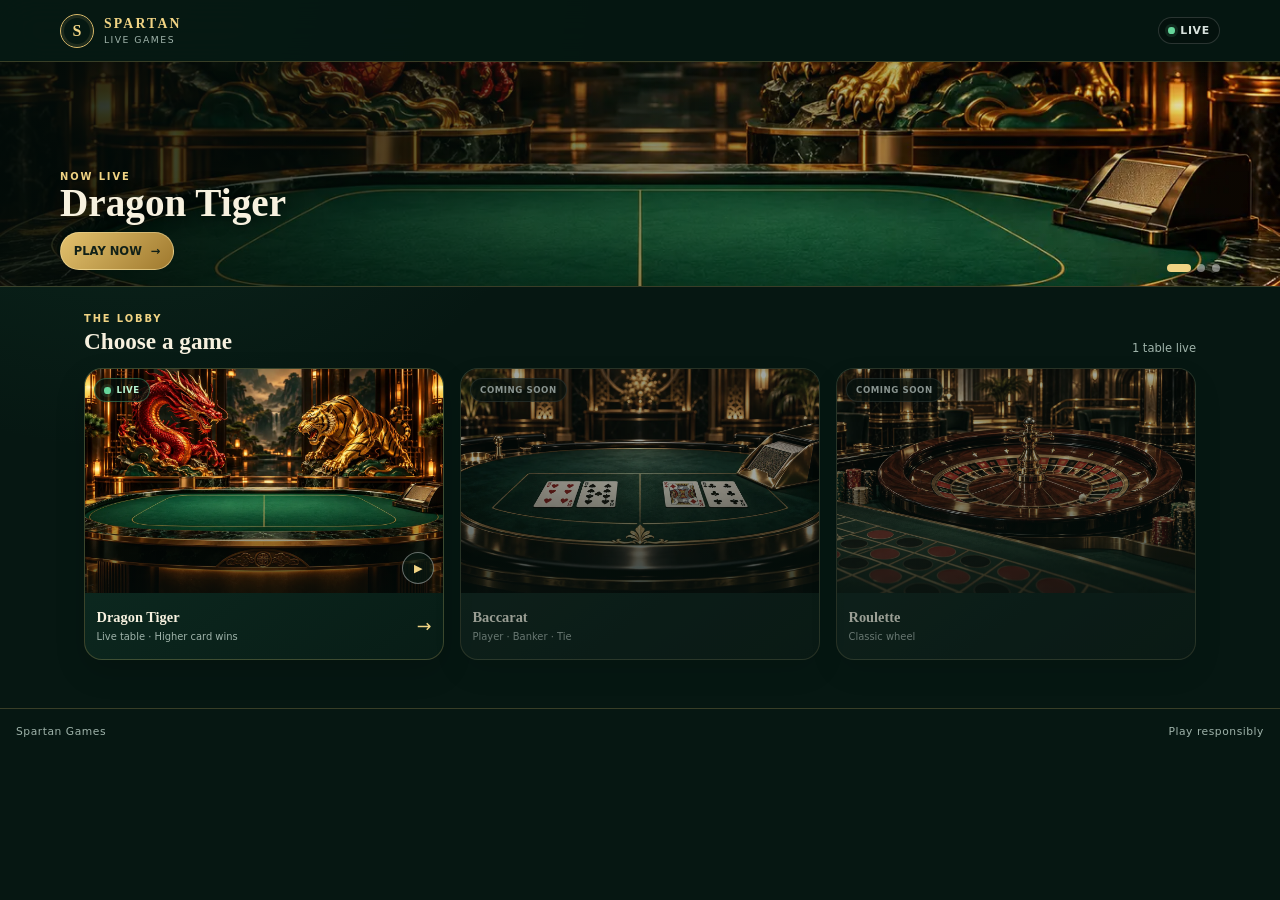
<file: index.html>
<!doctype html>
<html lang="en">
  <head>
    <meta charset="UTF-8" />
    <meta name="viewport" content="width=device-width, initial-scale=1, viewport-fit=cover" />
    <meta name="theme-color" content="#071d17" />
    <meta
      name="description"
      content="A mobile-first lobby for live table games by Spartan Games."
    />
    <title>Spartan Live Games</title>
    <link rel="preload" href="assets/images/dragon-tiger.webp" as="image" />
    <link rel="stylesheet" href="styles.css" />
    <script src="app.js" defer></script>
  </head>
  <body>
    <a class="skip-link" href="#games">Skip to games</a>

    <header class="topbar">
      <a class="brand" href="./" aria-label="Spartan Live Games home">
        <span class="brand-mark" aria-hidden="true">S</span>
        <span>
          <strong>SPARTAN</strong>
          <small>LIVE GAMES</small>
        </span>
      </a>
      <span class="live-pill"><i aria-hidden="true"></i> Live</span>
    </header>

    <main>
      <section class="hero" aria-roledescription="carousel" aria-label="Featured games">
        <div class="hero-track">
          <article class="hero-slide is-active" data-slide="0" aria-hidden="false">
            <img src="assets/images/dragon-tiger.webp" alt="Dragon and tiger statues overlooking a green gaming table" />
            <div class="hero-shade"></div>
            <div class="hero-copy">
              <span class="eyebrow">Now live</span>
              <h1>Dragon Tiger</h1>
              <a class="hero-cta" href="games/dragon-tiger/">
                Play now <span aria-hidden="true">→</span>
              </a>
            </div>
          </article>

          <article class="hero-slide" data-slide="1" aria-hidden="true">
            <img src="assets/images/baccarat.webp" alt="Baccarat cards laid on an emerald table" loading="lazy" />
            <div class="hero-shade"></div>
            <div class="hero-copy">
              <span class="eyebrow">Coming soon</span>
              <h2>Baccarat</h2>
            </div>
          </article>

          <article class="hero-slide" data-slide="2" aria-hidden="true">
            <img src="assets/images/roulette.webp" alt="Polished roulette wheel in a luxury gaming room" loading="lazy" />
            <div class="hero-shade"></div>
            <div class="hero-copy">
              <span class="eyebrow">Coming soon</span>
              <h2>Roulette</h2>
            </div>
          </article>
        </div>

        <div class="carousel-controls" aria-label="Choose featured game">
          <button class="dot is-active" type="button" data-go-to="0" aria-label="Show Dragon Tiger" aria-current="true"></button>
          <button class="dot" type="button" data-go-to="1" aria-label="Show Baccarat"></button>
          <button class="dot" type="button" data-go-to="2" aria-label="Show Roulette"></button>
        </div>
      </section>

      <section class="games" id="games" aria-labelledby="games-title">
        <div class="section-heading">
          <div>
            <p class="eyebrow">The lobby</p>
            <h2 id="games-title">Choose a game</h2>
          </div>
          <span class="table-count">1 table live</span>
        </div>

        <div class="game-grid">
          <a class="game-card" href="games/dragon-tiger/">
            <span class="game-art">
              <img src="assets/images/dragon-tiger.webp" alt="" />
              <span class="status status-live"><i aria-hidden="true"></i> Live</span>
              <span class="play-button" aria-hidden="true">▶</span>
            </span>
            <span class="game-info">
              <span>
                <strong>Dragon Tiger</strong>
                <small>Live table · Higher card wins</small>
              </span>
              <span class="arrow" aria-hidden="true">→</span>
            </span>
          </a>

          <article class="game-card is-locked" aria-label="Baccarat, coming soon">
            <span class="game-art">
              <img src="assets/images/baccarat.webp" alt="" loading="lazy" />
              <span class="status">Coming soon</span>
            </span>
            <span class="game-info">
              <span>
                <strong>Baccarat</strong>
                <small>Player · Banker · Tie</small>
              </span>
            </span>
          </article>

          <article class="game-card is-locked" aria-label="Roulette, coming soon">
            <span class="game-art">
              <img src="assets/images/roulette.webp" alt="" loading="lazy" />
              <span class="status">Coming soon</span>
            </span>
            <span class="game-info">
              <span>
                <strong>Roulette</strong>
                <small>Classic wheel</small>
              </span>
            </span>
          </article>
        </div>
      </section>
    </main>

    <footer>
      <span>Spartan Games</span>
      <span>Play responsibly</span>
    </footer>
  </body>
</html>
</file>
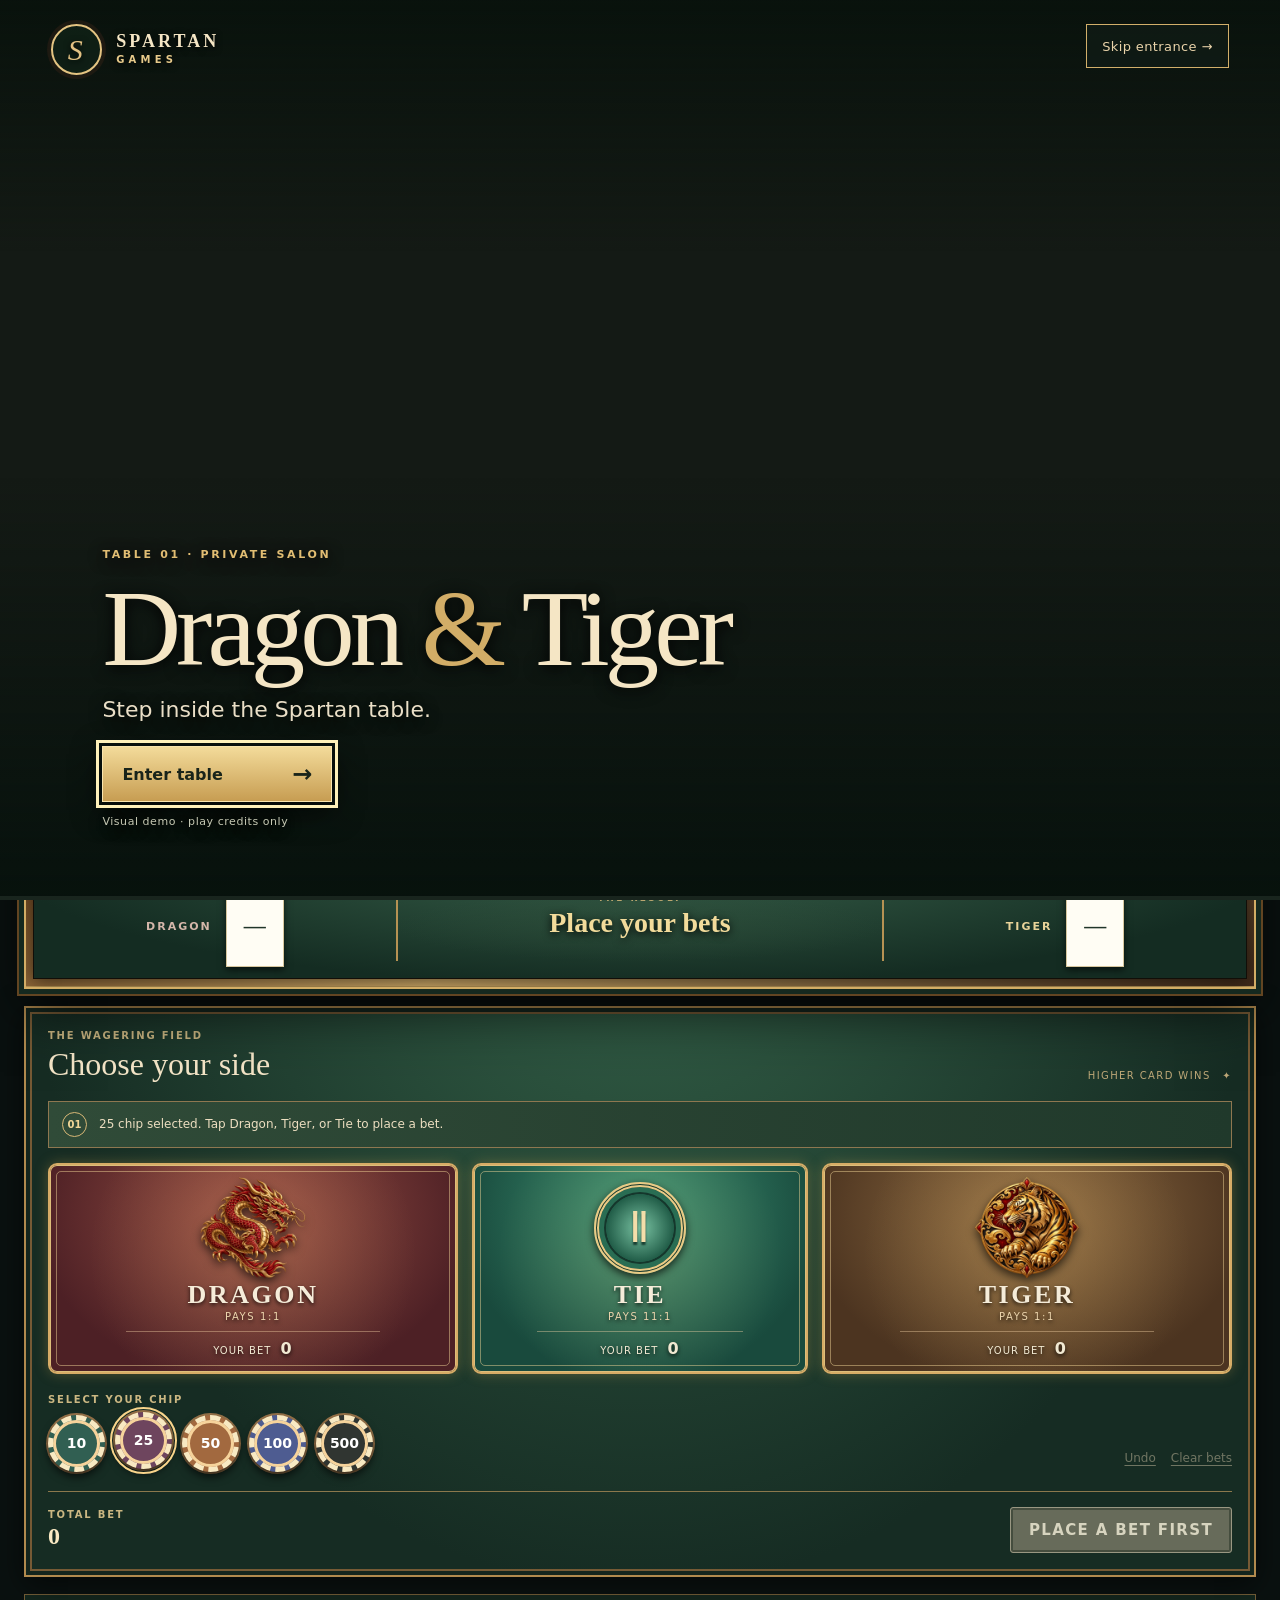
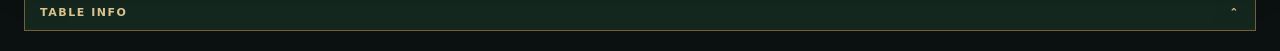
<file: games/dragon-tiger/index.html>
<!doctype html>
<html lang="en"><head><meta charset="utf-8"><meta name="viewport" content="width=device-width,initial-scale=1">
<title>Dragon Tiger | Spartan Games</title><link rel="stylesheet" href="style.css"></head>
<body><div id="casino-entry" class="casino-entry" role="dialog" aria-modal="true" aria-labelledby="entry-title">
  <picture class="entry-media"><source media="(max-width: 760px)" srcset="assets/entry-salon-mobile.webp"><img id="entry-art" class="entry-art" src="assets/entry-salon.webp" alt="" fetchpriority="high" decoding="async"></picture><div class="entry-vignette" aria-hidden="true"></div><img id="entry-handoff" class="entry-handoff" src="assets/dealer-poster.jpg" alt="" aria-hidden="true">
  <div class="entry-chrome"><div class="entry-brand"><span class="entry-seal">S</span><span>SPARTAN<br><small>GAMES</small></span></div><button id="entry-skip" type="button" class="entry-skip">Skip entrance →</button></div>
  <div class="entry-welcome"><span class="entry-overline">TABLE 01 · PRIVATE SALON</span><h2 id="entry-title">Dragon <em>&amp;</em> Tiger</h2><p>Step inside the Spartan table.</p><button id="entry-start" type="button" class="entry-start">Enter table <span>→</span></button><span class="entry-note">Visual demo · play credits only</span></div>
  <div class="entry-progress" aria-hidden="true"><span id="entry-progress-fill"></span></div>
</div><dialog id="ftue" class="ftue" aria-labelledby="ftue-title"><span class="eyebrow">WELCOME TO TABLE 01</span><h2 id="ftue-title">Your first round</h2><p>Two cards. One winning side. Follow these three moves to play with demo credits.</p><ol><li><b>Choose a chip</b><span>The 25 credit chip is selected for you. Change it any time.</span></li><li><b>Place a bet</b><span>Tap Dragon, Tiger, or Tie. The higher card wins; matching ranks tie.</span></li><li><b>Deal the cards</b><span>Deal unlocks after a bet. Watch both cards, then see the result and payout.</span></li></ol><p class="ftue-rules">Ace is low · King is high · Dragon/Tiger pays 1:1 · Tie pays 11:1</p><button id="ftue-start" class="ftue-start" type="button">Show me the betting table <span>→</span></button></dialog><main class="shell">
  <header class="topbar">
    <div class="identity"><a class="lobby-back" href="../../" aria-label="Return to games lobby">‹</a><span class="brand-seal" aria-hidden="true">S</span><span class="brand-copy"><b>SPARTAN</b><small>GAMES</small></span><span class="header-rule"></span><span class="game-name">DRAGON <i>✦</i> TIGER</span></div>
    <div class="top-meta"><span class="round-number">ROUND <b id="round">001</b></span><span class="header-balance"><small>DEMO BALANCE</small><b id="balance">1,000</b></span><button id="voice-toggle" class="sound-toggle" type="button" aria-pressed="false" aria-label="Turn sound on"><span aria-hidden="true">◖))</span><small>SOUND</small></button></div>
  </header>
  <section class="table" aria-label="Dragon Tiger game table">
    <div class="table-head"><div class="table-heading"><span class="table-kicker">SPARTAN GAMES <i>◆</i> TABLE 01</span><h1>Dragon <em>&amp;</em> Tiger</h1></div><div id="phase" class="phase">BETS OPEN</div></div>
    <div class="video-wrap"><div class="video-frame"><div class="video-media"><video id="dealer" src="assets/dealer.mp4" poster="assets/dealer-poster.jpg" preload="auto" playsinline muted aria-label="Dealer draws and turns one card for Dragon, then one for Tiger"></video>
      <div class="face-overlay" aria-hidden="true"><span id="dragon-mark" class="tracked-card"><span id="dragon-ink" class="card-sprite"></span></span><span id="tiger-mark" class="tracked-card"><span id="tiger-ink" class="card-sprite"></span></span></div>
      <span class="video-caption">TABLE 01 <i>✦</i> SHOE RIGHT</span></div>
      <div class="hands" aria-live="polite" aria-atomic="true"><div class="hand dragon-hand"><span class="hand-label">DRAGON</span><span id="dragon-card" class="hand-card">—</span></div><div class="result-medallion"><span class="result-rule">THE RESULT</span><div id="result" class="outcome">Place your bets</div><div id="result-payout" class="result-payout"></div></div><div class="hand tiger-hand"><span class="hand-label">TIGER</span><span id="tiger-card" class="hand-card">—</span></div></div>
    </div></div>
  </section>
  <section class="lower"><div class="bet-panel"><div class="panel-heading"><div><span class="eyebrow">THE WAGERING FIELD</span><h2>Choose your side</h2></div><span class="rule-hint">HIGHER CARD WINS <i>✦</i></span></div><div id="bet-guidance" class="bet-guidance" role="status" aria-live="polite"><span class="guidance-number">01</span><span id="guidance-text">25 chip selected. Tap Dragon, Tiger, or Tie to place a bet.</span></div>
    <div class="spots"><button class="spot dragon" data-spot="dragon" type="button"><img class="spot-art" src="assets/dragon-crest.webp" alt=""><span class="spot-title">DRAGON</span><span class="spot-odds">PAYS 1:1</span><span class="spot-stake">YOUR BET <b id="stake-dragon">0</b></span></button><button class="spot tie" data-spot="tie" type="button"><span class="tie-crest" aria-hidden="true"><span>Ⅱ</span></span><span class="spot-title">TIE</span><span class="spot-odds">PAYS 11:1</span><span class="spot-stake">YOUR BET <b id="stake-tie">0</b></span></button><button class="spot tiger" data-spot="tiger" type="button"><img class="spot-art" src="assets/tiger-crest.webp" alt=""><span class="spot-title">TIGER</span><span class="spot-odds">PAYS 1:1</span><span class="spot-stake">YOUR BET <b id="stake-tiger">0</b></span></button></div>
    <div class="bet-tools"><div><span class="eyebrow">SELECT YOUR CHIP</span><div id="chips" class="chips" role="group" aria-label="Choose chip value"></div></div><div class="bet-actions"><button id="undo" class="text-button" type="button">Undo</button><button id="clear" class="text-button" type="button">Clear bets</button></div></div>
    <div class="deal-bar"><div class="total-stack"><span class="eyebrow">TOTAL BET</span><strong id="total">0</strong></div><button id="deal" class="deal-button" type="button" disabled aria-describedby="guidance-text">Place a bet first</button></div>
  </div></section>
  <details class="game-drawer"><summary><span>Table info</span><span aria-hidden="true">⌃</span></summary><div class="drawer-content">
    <section class="voice-bar" aria-label="Table announcer controls"><div class="voice-copy"><span class="eyebrow">TABLE ANNOUNCER</span><p id="voice-line" aria-live="polite">Sound is off. Turn it on for round announcements.</p></div><div class="voice-actions"><button id="voice-repeat" type="button">Repeat result</button><button id="voice-mic" type="button" hidden>Speak</button></div></section>
    <aside class="side-panel"><div class="side-title"><span class="eyebrow">TABLE LEDGER</span><span class="side-ornament" aria-hidden="true">✦</span></div><div class="round-block"><span class="eyebrow">LAST ROUND</span><p id="message" role="status" aria-live="polite">Select a chip, place a bet, then deal.</p><p id="payout" class="payout"></p></div><div class="history"><span class="eyebrow">RECENT RESULTS</span><div id="history" class="history-list">No rounds yet</div></div><button id="reset" class="reset" type="button">Reset demo balance</button></aside>
    <details class="how-to"><summary>How to play &amp; voice commands</summary><p>Select a chip and tap Dragon, Tiger, or Tie. Tap Deal cards to lock bets. The higher card wins; matching ranks are a Tie. Sound uses local prerecorded game cues. Where speech input is supported, tap Speak and say “select 25”, “bet Dragon”, “deal”, “undo”, “clear bets”, “reset demo”, “help”, or “repeat”.</p></details>
    <footer><span>Dragon/Tiger 1:1 · Tie 11:1 · On a tie, half of Dragon/Tiger stakes is returned. Ace low, King high.</span><span>Visual demo · Play credits only · No live game service. <button id="replay-entry" type="button">Replay entrance</button></span></footer>
  </div></details>
</main><script type="module" src="app.mjs"></script><script type="module" src="entry.mjs"></script></body></html>
</file>
<file: styles.css>
:root {
  color-scheme: dark;
  --bg: #061712;
  --surface: #0b241c;
  --surface-2: #103126;
  --text: #f7f1df;
  --muted: #9fb3aa;
  --gold: #d7b86a;
  --gold-strong: #f1d484;
  --line: rgba(215, 184, 106, 0.24);
  --green: #66d69b;
  --radius: 18px;
}

* {
  box-sizing: border-box;
}

html {
  background: var(--bg);
  scroll-behavior: smooth;
}

body {
  min-width: 320px;
  min-height: 100svh;
  margin: 0;
  color: var(--text);
  background:
    radial-gradient(circle at 10% -5%, rgba(47, 126, 91, 0.22), transparent 31rem),
    var(--bg);
  font-family: Inter, ui-sans-serif, system-ui, -apple-system, BlinkMacSystemFont, "Segoe UI", sans-serif;
  -webkit-font-smoothing: antialiased;
}

a {
  color: inherit;
}

button,
a {
  -webkit-tap-highlight-color: transparent;
}

.skip-link {
  position: fixed;
  top: 0.5rem;
  left: 0.5rem;
  z-index: 20;
  padding: 0.65rem 0.9rem;
  border-radius: 0.6rem;
  background: var(--text);
  color: var(--bg);
  transform: translateY(-140%);
}

.skip-link:focus {
  transform: translateY(0);
}

.topbar {
  position: relative;
  z-index: 10;
  display: flex;
  min-height: 62px;
  align-items: center;
  justify-content: space-between;
  padding: max(0.65rem, env(safe-area-inset-top)) 1rem 0.65rem;
  border-bottom: 1px solid var(--line);
  background: rgba(6, 23, 18, 0.92);
  backdrop-filter: blur(18px);
}

.brand {
  display: inline-flex;
  align-items: center;
  gap: 0.62rem;
  text-decoration: none;
}

.brand-mark {
  display: grid;
  width: 34px;
  height: 34px;
  place-items: center;
  border: 1px solid var(--gold);
  border-radius: 50%;
  color: var(--gold-strong);
  font: 700 1rem Georgia, serif;
  box-shadow: inset 0 0 0 3px rgba(215, 184, 106, 0.12);
}

.brand strong,
.brand small {
  display: block;
  letter-spacing: 0.16em;
}

.brand strong {
  color: var(--gold-strong);
  font-family: Georgia, "Times New Roman", serif;
  font-size: 0.86rem;
}

.brand small {
  margin-top: 0.1rem;
  color: var(--muted);
  font-size: 0.58rem;
}

.live-pill,
.status {
  display: inline-flex;
  align-items: center;
  gap: 0.35rem;
  border: 1px solid rgba(255, 255, 255, 0.15);
  border-radius: 999px;
  background: rgba(5, 17, 13, 0.74);
  color: #d8e2dd;
  font-size: 0.68rem;
  font-weight: 750;
  letter-spacing: 0.06em;
  padding: 0.38rem 0.58rem;
  text-transform: uppercase;
}

.live-pill i,
.status-live i {
  width: 0.42rem;
  height: 0.42rem;
  border-radius: 50%;
  background: var(--green);
  box-shadow: 0 0 0 3px rgba(102, 214, 155, 0.12);
}

.hero {
  position: relative;
  height: 25vh;
  height: 25dvh;
  overflow: hidden;
  border-bottom: 1px solid var(--line);
  touch-action: pan-y;
}

.hero-track,
.hero-slide {
  position: absolute;
  inset: 0;
}

.hero-slide {
  visibility: hidden;
  opacity: 0;
  transition: opacity 420ms ease, visibility 420ms;
}

.hero-slide.is-active {
  visibility: visible;
  opacity: 1;
}

.hero-slide img {
  width: 100%;
  height: 100%;
  object-fit: cover;
  object-position: 50% 56%;
}

.hero-shade {
  position: absolute;
  inset: 0;
  background: linear-gradient(90deg, rgba(2, 12, 9, 0.88) 0%, rgba(2, 12, 9, 0.48) 50%, rgba(2, 12, 9, 0.05) 100%);
}

.hero-copy {
  position: absolute;
  inset: auto auto 1rem 1rem;
  max-width: 70%;
}

.eyebrow {
  margin: 0 0 0.3rem;
  color: var(--gold-strong);
  font-size: 0.62rem;
  font-weight: 800;
  letter-spacing: 0.19em;
  text-transform: uppercase;
}

.hero h1,
.hero h2 {
  margin: 0;
  font: 600 clamp(1.45rem, 7vw, 2.45rem)/0.95 Georgia, "Times New Roman", serif;
  text-shadow: 0 2px 18px rgba(0, 0, 0, 0.75);
}

.hero-cta {
  display: inline-flex;
  min-height: 38px;
  align-items: center;
  gap: 0.55rem;
  margin-top: 0.65rem;
  padding: 0.5rem 0.8rem;
  border: 1px solid rgba(255, 236, 174, 0.48);
  border-radius: 999px;
  background: linear-gradient(135deg, #e3c26e, #9f792e);
  color: #122118;
  font-size: 0.72rem;
  font-weight: 850;
  text-decoration: none;
  text-transform: uppercase;
}

.carousel-controls {
  position: absolute;
  right: 0.9rem;
  bottom: 0.85rem;
  z-index: 3;
  display: flex;
  gap: 0.42rem;
}

.dot {
  width: 8px;
  height: 8px;
  padding: 0;
  border: 0;
  border-radius: 50%;
  background: rgba(255, 255, 255, 0.45);
  cursor: pointer;
}

.dot.is-active {
  width: 24px;
  border-radius: 999px;
  background: var(--gold-strong);
}

.games {
  width: min(100%, 1160px);
  margin: 0 auto;
  padding: 1.2rem 0.9rem 2rem;
}

.section-heading {
  display: flex;
  align-items: end;
  justify-content: space-between;
  gap: 1rem;
  margin-bottom: 0.85rem;
}

.section-heading h2 {
  margin: 0;
  font: 600 1.45rem/1.1 Georgia, "Times New Roman", serif;
}

.table-count {
  flex: 0 0 auto;
  color: var(--muted);
  font-size: 0.72rem;
}

.game-grid {
  display: grid;
  grid-template-columns: repeat(2, minmax(0, 1fr));
  gap: 0.72rem;
}

.game-card {
  min-width: 0;
  overflow: hidden;
  border: 1px solid var(--line);
  border-radius: var(--radius);
  background: linear-gradient(145deg, rgba(16, 49, 38, 0.94), rgba(8, 29, 22, 0.94));
  box-shadow: 0 12px 30px rgba(0, 0, 0, 0.16);
  text-decoration: none;
}

a.game-card:active {
  transform: scale(0.985);
}

.game-art {
  position: relative;
  display: block;
  aspect-ratio: 1.22 / 1;
  overflow: hidden;
  background: #0c211a;
}

.game-art::after {
  position: absolute;
  inset: 0;
  background: linear-gradient(180deg, transparent 48%, rgba(3, 12, 9, 0.7));
  content: "";
}

.game-art img {
  width: 100%;
  height: 100%;
  object-fit: cover;
  transition: transform 300ms ease;
}

a.game-card:hover .game-art img,
a.game-card:focus-visible .game-art img {
  transform: scale(1.035);
}

.status {
  position: absolute;
  top: 0.55rem;
  left: 0.55rem;
  z-index: 2;
  font-size: 0.54rem;
}

.status-live {
  border-color: rgba(102, 214, 155, 0.35);
  color: #baf7d4;
}

.play-button {
  position: absolute;
  right: 0.55rem;
  bottom: 0.55rem;
  z-index: 2;
  display: grid;
  width: 32px;
  height: 32px;
  place-items: center;
  border: 1px solid rgba(255, 255, 255, 0.38);
  border-radius: 50%;
  background: rgba(7, 24, 18, 0.76);
  color: var(--gold-strong);
  font-size: 0.7rem;
}

.game-info {
  display: flex;
  min-height: 66px;
  align-items: center;
  justify-content: space-between;
  gap: 0.5rem;
  padding: 0.72rem;
}

.game-info strong,
.game-info small {
  display: block;
}

.game-info strong {
  overflow: hidden;
  font: 600 0.9rem/1.15 Georgia, "Times New Roman", serif;
  text-overflow: ellipsis;
  white-space: nowrap;
}

.game-info small {
  overflow: hidden;
  margin-top: 0.3rem;
  color: var(--muted);
  font-size: 0.62rem;
  line-height: 1.25;
  text-overflow: ellipsis;
  white-space: nowrap;
}

.arrow {
  color: var(--gold-strong);
  font-size: 1.1rem;
}

.is-locked {
  opacity: 0.62;
  filter: saturate(0.7);
}

footer {
  display: flex;
  justify-content: space-between;
  gap: 1rem;
  padding: 1rem max(1rem, env(safe-area-inset-right)) max(1rem, env(safe-area-inset-bottom)) max(1rem, env(safe-area-inset-left));
  border-top: 1px solid var(--line);
  color: var(--muted);
  font-size: 0.67rem;
  letter-spacing: 0.05em;
}

:focus-visible {
  outline: 2px solid var(--gold-strong);
  outline-offset: 3px;
}

@media (min-width: 700px) {
  .topbar {
    padding-inline: max(1.5rem, calc((100vw - 1160px) / 2));
  }

  .hero-copy {
    left: max(1.5rem, calc((100vw - 1160px) / 2));
  }

  .carousel-controls {
    right: max(1.5rem, calc((100vw - 1160px) / 2));
  }

  .games {
    padding: 1.65rem 1.5rem 3rem;
  }

  .game-grid {
    grid-template-columns: repeat(3, minmax(0, 1fr));
    gap: 1rem;
  }

  .game-art {
    aspect-ratio: 16 / 10;
  }
}

@media (prefers-reduced-motion: reduce) {
  html {
    scroll-behavior: auto;
  }

  *,
  *::before,
  *::after {
    scroll-behavior: auto !important;
    transition-duration: 0.01ms !important;
  }
}
</file>
<file: games/dragon-tiger/style.css>
:root{color-scheme:dark;font-family:ui-sans-serif,system-ui,-apple-system,Segoe UI,sans-serif;color:#f5ecd7;background:#0a1110;font-synthesis:none}*{box-sizing:border-box}body{margin:0;background:radial-gradient(ellipse 72% 36% at 50% -2%,#273b2f 0,transparent 85%),#0a1110}button{font:inherit;cursor:pointer}button:disabled{cursor:not-allowed;opacity:.48}.shell{max-width:1290px;margin:auto;padding:0 24px}.eyebrow,.table-kicker{display:block;color:#cbb782;font-size:10px;font-weight:800;letter-spacing:.18em}.topbar{height:76px;display:flex;align-items:center;justify-content:space-between;gap:20px;border-bottom:1px solid #6b5737}.identity,.top-meta{display:flex;align-items:center}.identity{gap:13px;min-width:0}.brand-seal{display:grid;place-items:center;width:39px;height:39px;border:1px solid #c9a768;outline:1px solid #6e5c3c;outline-offset:3px;border-radius:50%;color:#dfc27e;font:italic 26px Georgia,serif;flex:none}.brand-copy{display:flex;flex-direction:column;line-height:1.05;letter-spacing:.15em;white-space:nowrap}.brand-copy b{font-size:12px}.brand-copy small{font-size:9px;color:#cbb782;letter-spacing:.31em;margin-top:4px}.header-rule{width:1px;height:27px;background:#796848;margin:0 5px}.game-name{font:500 17px Georgia,serif;letter-spacing:.09em;white-space:nowrap}.game-name i,.table-kicker i{color:#c8a765;font-size:10px;font-style:normal;margin:0 5px}.top-meta{gap:22px;white-space:nowrap}.round-number{font-size:10px;letter-spacing:.17em;color:#c0b49a}.round-number b{font-size:13px;color:#f2e3bf;margin-left:4px}.header-balance{border-left:1px solid #755f3f;padding-left:19px;display:flex;gap:3px;flex-direction:column}.header-balance small{font-size:9px;letter-spacing:.15em;color:#bdaa85}.header-balance b{font:600 20px Georgia,serif;color:#f4d58f}.table{position:relative;margin-top:17px;background:#15271f;border:1px solid #aa8750;box-shadow:0 0 0 3px #0b1712,0 0 0 4px #5d4b30,0 20px 40px #0006;overflow:hidden}.table:before,.table:after{content:'✦';position:absolute;z-index:2;top:5px;color:#d8b976;font-size:11px}.table:before{left:8px}.table:after{right:8px}.table-head{height:78px;display:flex;align-items:center;justify-content:space-between;gap:10px;padding:11px 27px;background:linear-gradient(90deg,#243c2e,#14281f 55%,#263d30);border-bottom:1px solid #957348}.table-heading h1{font:500 clamp(22px,3vw,34px)/1 Georgia,serif;letter-spacing:.025em;margin:5px 0 0;color:#f3e4c3}.table-heading h1 em{font-size:.65em;color:#cda968;font-weight:normal}.phase{border:1px solid #86a478;color:#e1ebd7;background:#315040;border-radius:2px;padding:8px 13px;font-size:10px;font-weight:850;letter-spacing:.14em;white-space:nowrap;box-shadow:inset 0 0 0 2px #1c3529}.phase.dealing{color:#f6e0af;border-color:#bc914b;background:#5c482b}.phase.result{color:#ffe4aa;border-color:#c7a35e;background:#634b2b}.video-wrap{padding:8px;background:repeating-linear-gradient(45deg,#735c37 0 2px,#493d2c 2px 5px);border-bottom:1px solid #b79555}.video-frame{position:relative;aspect-ratio:910/512;width:100%;background:#102d26;overflow:hidden;border:1px solid #110e08}.video-frame video,.face-overlay{position:absolute;inset:0;width:100%;height:100%;display:block}.video-frame video{object-fit:contain}.face-overlay{pointer-events:none}.face-overlay text{font-family:Georgia,serif;font-weight:800;paint-order:stroke fill;stroke:#fff;stroke-width:1.2px}.tiger-felt{position:absolute;left:61.35%;top:75.8%;width:7.15%;height:10.5%;background:#fffdf6;border:2px solid #d7d9ce;box-shadow:0 3px 5px #06161070;border-radius:3px;transform:translateY(8px);opacity:0;transition:opacity .25s,transform .25s;display:flex;flex-direction:column;align-items:center;justify-content:center;font:bold clamp(11px,2vw,23px)/.85 Georgia,serif;color:#1e2522;pointer-events:none}.tiger-felt.visible{opacity:1;transform:translateY(0)}.tiger-felt span+span{font-size:.95em}.red{color:#ae2736!important}.video-caption{position:absolute;left:11px;bottom:10px;background:#082117dc;color:#f2dbae;border:1px solid #a68d5e;padding:6px 9px;font-size:9px;font-weight:800;letter-spacing:.15em}.video-caption i{font-style:normal;color:#cdaa66;margin:0 4px}.hands{display:grid;grid-template-columns:1fr minmax(190px,1.35fr) 1fr;min-height:93px;background:linear-gradient(#213a2d,#172c22);box-shadow:inset 0 1px #b89b64}.hand{display:flex;gap:14px;align-items:center;justify-content:center;padding:10px 12px}.hand-label{font-size:11px;letter-spacing:.18em;font-weight:850;color:#d4b7aa}.tiger-hand .hand-label{color:#e8d399}.hand-card{display:grid;place-items:center;width:58px;height:66px;background:#f9f2e1;border:2px solid #d7c79e;color:#203529;font:700 22px Georgia,serif;box-shadow:0 3px 7px #0009}.hand-card.covered{background:repeating-linear-gradient(45deg,#35546b 0 4px,#253d51 4px 8px);border:4px solid #e3e1d5;color:transparent}.result-medallion{align-self:center;text-align:center;min-height:70px;display:grid;align-content:center;border-left:1px solid #867650;border-right:1px solid #867650;background:radial-gradient(ellipse at center,#31513b66,transparent 72%)}.result-rule{font-size:9px;letter-spacing:.27em;color:#baa771;font-weight:800}.outcome{color:#f2db9b;font:500 clamp(17px,2.3vw,28px) Georgia,serif;line-height:1.1;margin-top:5px}.voice-bar{display:flex;align-items:center;justify-content:space-between;gap:16px;padding:11px 16px;margin:17px 0 0;border-top:1px solid #766039;border-bottom:1px solid #766039;background:#172720}.voice-copy{display:flex;align-items:center;gap:15px;min-width:0}.voice-copy .eyebrow{white-space:nowrap}.voice-copy p{margin:0;line-height:1.3;color:#e3ddca;font-size:13px;white-space:nowrap;overflow:hidden;text-overflow:ellipsis}.voice-actions{display:flex;gap:6px;flex:none}.voice-actions button{background:#263b2f;color:#eee2c6;border:1px solid #8f7950;min-height:36px;padding:6px 11px;font-size:11px;font-weight:750;letter-spacing:.03em;white-space:nowrap}.voice-actions button[aria-pressed="true"]{background:#c6a365;color:#17251a}.voice-actions button[hidden]{display:none}.voice-actions button:focus-visible,.spot:focus-visible,.chip:focus-visible,.deal-button:focus-visible,.text-button:focus-visible,.how-to summary:focus-visible{outline:3px solid #ffeda8;outline-offset:2px}.lower{display:grid;grid-template-columns:minmax(0,1fr) 285px;gap:16px;margin:17px 0}.bet-panel,.side-panel{border:1px solid #78623d;background:linear-gradient(160deg,#1c3328,#14281e 65%,#202e25);box-shadow:inset 0 0 0 3px #10231b,inset 0 0 0 4px #5d523a}.bet-panel{padding:22px}.panel-heading{display:flex;justify-content:space-between;align-items:end}.panel-heading h2{font:500 26px Georgia,serif;margin:5px 0 18px;color:#f4e5c7}.rule-hint{font-size:10px;letter-spacing:.14em;color:#bfa978;padding-bottom:20px}.rule-hint i{font-style:normal;margin-left:7px}.spots{display:grid;grid-template-columns:1fr .78fr 1fr;gap:10px}.spot{position:relative;min-height:130px;padding:9px 5px;border:1px solid #b49067;border-radius:3px;color:#f5ecd9;display:flex;flex-direction:column;justify-content:center;align-items:center;gap:4px;overflow:hidden}.spot:before{content:'';position:absolute;inset:4px;border:1px solid #e6d5a266;pointer-events:none}.spot:after{content:'';position:absolute;inset:0;background:repeating-radial-gradient(circle at 50% 10%,transparent 0 18px,#fff1 19px 20px,transparent 21px 36px);opacity:.35;pointer-events:none}.spot:hover:not(:disabled){filter:brightness(1.2);border-color:#ffe2a4}.spot.dragon{background:linear-gradient(135deg,#6c3634,#462b2a)}.spot.tie{background:linear-gradient(135deg,#2b5b48,#224334)}.spot.tiger{background:linear-gradient(135deg,#80643b,#58462e)}.spot-symbol{color:#d6b87f;font-size:13px;margin-bottom:2px}.spot-title{font:700 clamp(16px,2vw,23px) Georgia,serif;letter-spacing:.1em}.spot-odds{font-size:10px;letter-spacing:.16em;color:#ecd5ad}.spot-stake{margin-top:8px;font-size:10px;letter-spacing:.1em;color:#f1e9d2}.spot-stake b{font:700 16px ui-sans-serif,system-ui;margin-left:5px}.bet-tools{display:flex;align-items:end;justify-content:space-between;gap:12px;margin-top:20px}.chips{display:flex;gap:10px;margin-top:10px;flex-wrap:wrap}.chip{width:48px;height:48px;border-radius:50%;border:5px dashed #efe2c1;box-shadow:inset 0 0 0 2px #f3dcac,0 3px 8px #0009;background:#315f52;color:#fff;font-size:12px;font-weight:850}.chip[data-value="25"]{background:#6e455e}.chip[data-value="50"]{background:#a2693f}.chip[data-value="100"]{background:#4e5c91}.chip[data-value="500"]{background:#303531}.chip.selected{outline:2px solid #f8d48b;outline-offset:3px;transform:translateY(-3px)}.bet-actions{display:flex;gap:15px}.text-button,.reset{border:0;background:none;color:#d3c5a7;text-decoration:underline;text-underline-offset:3px;padding:7px 0;font-size:12px}.deal-bar{display:flex;justify-content:space-between;align-items:center;gap:16px;margin-top:19px;padding-top:15px;border-top:1px solid #8b784c}.total-stack strong{display:block;color:#f9e9c3;font:600 24px Georgia,serif;margin-top:3px}.deal-button{border:1px solid #f1d79b;background:linear-gradient(#f1d68f,#c9a45e);box-shadow:inset 0 0 0 2px #876a3b;color:#1d261d;min-width:205px;padding:13px 18px;font-size:15px;font-weight:850;letter-spacing:.03em;text-align:left}.deal-button span{float:right;font-size:19px;line-height:.9}.deal-button:hover:not(:disabled){background:linear-gradient(#ffe2a1,#ddb86d)}.side-panel{padding:18px}.side-title{display:flex;justify-content:space-between;align-items:center;border-bottom:1px solid #836f46;padding-bottom:13px}.side-ornament{color:#be9d5d}.round-block{padding:17px 0 14px}.round-block p{color:#eee0c2;line-height:1.4;margin:8px 0 0;font-size:13px}.round-block .payout{font-size:19px;font-weight:850}.payout.positive{color:#c5e2a8}.payout.negative{color:#e8a994}.history{border-top:1px solid #746341;padding-top:16px}.history-list{display:flex;gap:6px;flex-wrap:wrap;margin-top:10px;color:#c8ccb8;font-size:12px}.history-pill{display:grid;place-items:center;width:29px;height:29px;border:1px solid #bca06a;border-radius:50%;font-size:11px;font-weight:850}.history-pill.dragon{background:#673a35}.history-pill.tiger{background:#80643d}.history-pill.tie{background:#3c6b50}.reset{margin-top:20px}.how-to{font-size:12px;color:#acb8a5}.how-to summary{cursor:pointer;list-style:revert;display:list-item;margin-left:17px;padding:7px;width:max-content}.how-to p{margin:2px 0 8px 23px;max-width:840px;line-height:1.5}footer{display:flex;justify-content:space-between;gap:18px;border-top:1px solid #4b553f;padding:14px 0 25px;color:#8b9b8c;font-size:11px;line-height:1.5}
@media(max-width:760px){.shell{padding:0 10px}.topbar{height:57px;gap:7px}.identity{gap:7px}.brand-seal{width:25px;height:25px;font-size:18px;outline-offset:2px}.brand-copy b{font-size:9px;letter-spacing:.08em}.brand-copy small{font-size:7px;letter-spacing:.21em;margin-top:2px}.header-rule{height:19px;margin:0 2px}.game-name{font-size:11px;letter-spacing:0}.game-name i{font-size:7px;margin:0 2px}.top-meta{gap:5px}.round-number{display:none}.header-balance{padding-left:7px}.header-balance small{font-size:7px;letter-spacing:.06em}.header-balance b{font-size:16px}.table{margin-top:11px;box-shadow:0 0 0 2px #0b1712,0 0 0 3px #5d4b30}.table-head{height:58px;padding:6px 13px}.table-heading h1{font-size:20px}.table-kicker{font-size:8px;letter-spacing:.12em}.phase{font-size:8px;padding:6px 7px;letter-spacing:.07em}.video-wrap{padding:4px}.video-caption{left:5px;bottom:4px;font-size:7px;padding:3px 5px}.hands{min-height:74px;grid-template-columns:1fr 1.25fr 1fr}.hand{gap:4px;padding:6px 3px;flex-direction:column}.hand-label{font-size:9px;letter-spacing:.1em}.hand-card{width:43px;height:43px;font-size:16px}.result-medallion{min-height:60px}.result-rule{font-size:7px}.outcome{font-size:16px;margin-top:3px}.voice-bar{margin-top:9px;padding:8px 10px;gap:9px}.voice-copy{display:block;flex:1}.voice-copy .eyebrow{font-size:8px}.voice-copy p{font-size:11px;max-width:calc(100vw - 195px);margin-top:2px}.voice-actions{gap:3px}.voice-actions button{padding:5px 7px;min-height:34px;font-size:9px}.lower{grid-template-columns:1fr;gap:9px;margin:9px 0}.bet-panel{padding:12px}.panel-heading h2{font-size:20px;margin:3px 0 10px}.panel-heading .eyebrow{font-size:8px}.rule-hint{font-size:8px;padding-bottom:12px;letter-spacing:.04em}.spots{gap:5px}.spot{min-height:99px;padding:5px 2px}.spot:before{inset:3px}.spot-symbol{font-size:9px;margin:0}.spot-title{font-size:13px;letter-spacing:.04em}.spot-odds{font-size:8px;letter-spacing:.07em}.spot-stake{font-size:8px;margin-top:5px;letter-spacing:.03em}.spot-stake b{font-size:12px;margin-left:2px}.bet-tools{margin-top:15px;align-items:end}.chips{gap:6px;margin-top:8px}.chip{width:40px;height:40px;border-width:4px;font-size:10px}.bet-actions{gap:7px}.text-button{font-size:11px;white-space:nowrap}.deal-bar{position:sticky;bottom:0;z-index:9;margin:13px -12px -12px;padding:9px 13px calc(9px + env(safe-area-inset-bottom));background:#17291f;border-top:1px solid #b4975e;box-shadow:0 -6px 15px #07110bd6}.deal-button{min-width:158px;padding:11px 13px;font-size:13px}.total-stack strong{font-size:20px}.side-panel{padding:11px;display:grid;grid-template-columns:1fr 1fr;gap:8px}.side-title{grid-column:1/-1;padding-bottom:7px}.round-block{padding:0}.round-block p{font-size:11px}.round-block .payout{font-size:15px}.history{border:0;padding:0}.history-list{margin-top:6px}.reset{grid-column:1/-1;margin:0;width:max-content}.how-to{margin:0 0 5px}footer{display:block;padding:10px 0 20px;font-size:10px}footer span{display:block;margin-bottom:4px}}
.lobby-back{display:grid;width:32px;height:32px;place-items:center;border:1px solid #7d6844;border-radius:50%;color:#ead49e;font-size:24px;line-height:1;text-decoration:none;flex:none}.lobby-back:hover,.lobby-back:focus-visible{background:#243b2f;outline:2px solid #f4d58f;outline-offset:2px}@media(max-width:760px){.lobby-back{width:27px;height:27px;font-size:20px}.brand-copy{display:none}}
.tracked-card{position:absolute;display:block;visibility:hidden;transform-origin:center;will-change:left,top,width,height,transform}.card-sprite{display:block;width:100%;height:100%;background-repeat:no-repeat}.hand-card{background-repeat:no-repeat}.hand-card.covered{background-repeat:no-repeat!important}
@media(max-width:390px){.brand-copy{display:none}.game-name{font-size:11px}.voice-copy p{max-width:calc(100vw - 176px)}.voice-actions button{padding:5px}.chip{width:36px;height:36px;font-size:9px}.chips{gap:5px}.spot-title{font-size:12px}.deal-button{min-width:140px}}

/* Illustrated casino table: physical crests, lacquer, felt and brass. */
body{background:radial-gradient(ellipse 65% 42% at 50% -8%,#87562855,transparent 80%),radial-gradient(ellipse 90% 60% at 50% 25%,#1b4636,#07110f 80%);background-attachment:fixed}
.shell{max-width:1440px}
.topbar{border-bottom:2px solid #b99354;box-shadow:0 7px 20px #0005}
.brand-seal{background:radial-gradient(circle at 35% 25%,#f7dc9a,#a77732 52%,#392713);color:#251c13;text-shadow:0 1px #ffe6ae;box-shadow:0 0 15px #e1ad5780}
.table{border:2px solid #d3ad65;box-shadow:0 0 0 5px #15291f,0 0 0 7px #624522,0 20px 55px #000b}
.table-head{background:radial-gradient(ellipse at 50% 0,#35614b,#152b22 70%);height:88px}
.table-heading h1{font-size:clamp(28px,3.4vw,42px);text-shadow:0 2px 2px #000b}
.video-wrap{padding:7px;background:linear-gradient(145deg,#efcd83,#69421e 40%,#d4ae6a 65%,#402a1a)}
.video-frame{box-shadow:inset 0 0 0 1px #ecce85,0 3px 18px #0009}
.face-overlay text{stroke-width:.65px}
.video-caption{background:#06190fd9;border-color:#e2b96b;border-radius:2px}
.hands{min-height:105px;background:radial-gradient(ellipse at 50% -20%,#39624b,#142c22 75%);border-top:2px solid #d0a95d}
.result-medallion{border-left:2px solid #b69253;border-right:2px solid #b69253}
.outcome{font-weight:600;text-shadow:0 2px 8px #000}
.bet-panel,.side-panel{border:2px solid #b18a4e;background:radial-gradient(ellipse at 50% -30%,#35644a,#162c23 72%);box-shadow:inset 0 0 0 4px #14251d,inset 0 0 0 6px #765a35,0 8px 28px #0008}
.panel-heading h2{font-size:32px}
.spots{gap:14px;grid-template-columns:1fr .82fr 1fr}
.spot{min-height:208px;gap:1px;padding:12px 8px 14px;border:2px solid #d7ac66;border-radius:9px;box-shadow:inset 0 0 0 3px #412921,0 7px 12px #0009}
.spot:before{inset:6px;border:1px solid #f6db9b77;border-radius:5px}
.spot:after{background:radial-gradient(circle at 50% 43%,#ffd47d29,transparent 70%);opacity:1}
.spot.dragon{background:radial-gradient(ellipse at 50% 24%,#9c5145,#4d2025 76%)}
.spot.tiger{background:radial-gradient(ellipse at 50% 24%,#947044,#4c3420 76%)}
.spot.tie{background:radial-gradient(ellipse at 50% 22%,#3e9474,#194a3d 76%)}
.spot-art{position:relative;z-index:1;display:block;width:min(42%,106px);height:102px;object-fit:contain;filter:drop-shadow(0 4px 5px #000a)}
.tie-crest{position:relative;z-index:1;display:grid;place-items:center;width:92px;height:92px;margin:5px 0;border:5px double #e8ca85;border-radius:50%;background:radial-gradient(circle,#7ac3a3,#215d48 58%,#15372c 59%);box-shadow:0 3px 8px #000b,inset 0 0 0 5px #296d53}
.tie-crest span{font:italic bold 42px Georgia,serif;color:#f4deaa;text-shadow:0 3px 2px #173a2e}
.spot-title,.spot-odds,.spot-stake{position:relative;z-index:1;text-shadow:0 2px 4px #000b}
.spot-title{font-size:clamp(19px,2.1vw,26px)}
.spot-stake{margin-top:8px;border-top:1px solid #f5d5a766;padding-top:7px;min-width:65%}
.chip{width:57px;height:57px;border:5px dashed #f8e9c2;box-shadow:inset 0 0 0 3px #f6d39b,0 5px 9px #000a,0 0 0 2px #987349;font-size:14px}
.deal-button{border-radius:3px;background:linear-gradient(#ffe4a0,#d5a653 60%,#ad7832);box-shadow:inset 0 0 0 2px #7b532e,0 5px 16px #000a;text-transform:uppercase;letter-spacing:.09em}
.voice-bar{border:1px solid #a98750;background:linear-gradient(100deg,#224635,#162e24);box-shadow:inset 0 0 0 3px #13271e}
@media(max-width:760px){
 .table-head{height:66px}.table-heading h1{font-size:24px}.video-wrap{padding:4px}.hands{min-height:83px}
 .bet-panel{padding:15px}.panel-heading h2{font-size:24px}.spots{gap:6px}
 .spot{min-height:147px;padding:7px 2px;border-width:1px;border-radius:5px;box-shadow:inset 0 0 0 2px #442d22,0 4px 7px #0008}
 .spot:before{inset:3px}.spot-art{height:62px;width:70px;max-width:85%}.tie-crest{width:53px;height:53px;margin:4px 0;border-width:3px;box-shadow:0 2px 5px #000a,inset 0 0 0 2px #296d53}.tie-crest span{font-size:25px}
 .spot-title{font-size:14px}.spot-odds{font-size:8px}.spot-stake{margin-top:4px;padding-top:5px;font-size:7px;min-width:80%}
 .chip{width:42px;height:42px;font-size:10px;border-width:4px}.deal-button{letter-spacing:.03em}
}
@media(max-width:390px){.spot-art{height:52px}.spot{min-height:137px}.tie-crest{width:45px;height:45px}.tie-crest span{font-size:21px}}
.result-payout{min-height:16px;margin-top:5px;color:#d8c8a9;font-size:10px;font-weight:850;letter-spacing:.12em}
.result-payout.positive{color:#d4e9b3}.result-payout.negative{color:#f1b59e}
.hand-card{overflow:hidden;padding:0;aspect-ratio:750/1050;height:auto;min-height:66px;width:58px;background:#fffdf4;border:1px solid #d7c79e}
.hand-card img{display:block;width:100%;height:100%;object-fit:fill}
.hand-card.covered{background:#263c57;border:1px solid #d7c79e;color:transparent}
.video-frame video,.video-frame .face-overlay{transition:transform .35s ease-out;transform-origin:60% 39%}
@media(max-width:760px){
 .hands{grid-template-columns:minmax(0,1fr) minmax(132px,1.35fr) minmax(0,1fr);min-height:148px}
 .hand-card{width:min(22vw,82px);height:auto;min-height:0;font-size:20px}
 .video-frame video,.video-frame .face-overlay{transform:scale(1.08)}
 .video-frame.result-zoom video,.video-frame.result-zoom .face-overlay{transform:scale(1.2)}
 .result-medallion{min-height:80px}.outcome{font-size:17px}
 .result-payout{font-size:9px;letter-spacing:.04em;margin:5px 3px 0;line-height:1.2}
 .voice-copy p{white-space:normal;max-width:none;overflow:visible;text-overflow:clip;line-height:1.35}
 .spot-odds{font-size:9px}.spot-stake{font-size:9px}.spot-stake b{font-size:13px}
}
/* A navigable 3D-coordinate casino entrance; the table and results are unchanged. */
.casino-entry[hidden]{display:none!important}.casino-entry{position:fixed;inset:0;z-index:1000;background:#141a15;color:#f5e6c5;overflow:hidden}.entry-vignette{position:absolute;inset:0;width:100%;height:100%;display:block}.entry-vignette{pointer-events:none;background:linear-gradient(#07110bd9 0,transparent 28%,transparent 53%,#06110ce6 100%)}.entry-chrome{position:absolute;top:max(24px,env(safe-area-inset-top));left:clamp(20px,4vw,60px);right:clamp(20px,4vw,60px);display:flex;align-items:flex-start;justify-content:space-between;gap:15px}.entry-brand{display:flex;align-items:center;gap:14px;font:700 18px/.88 Georgia,serif;letter-spacing:.17em;text-shadow:0 2px 7px #000}.entry-brand small{font:600 10px ui-sans-serif,system-ui;letter-spacing:.42em;color:#e7ca8b}.entry-seal{display:grid;place-items:center;width:51px;height:51px;border:2px solid #e4c482;border-radius:50%;background:#122419b5;color:#e2c183;font:italic 30px Georgia,serif;box-shadow:0 0 0 4px #291e15a6}.entry-skip{background:#111c16ba;color:#ead4aa;border:1px solid #d2af6a;padding:11px 15px;min-height:44px;font-size:13px;letter-spacing:.03em}.entry-welcome{position:absolute;bottom:max(8%,calc(30px + env(safe-area-inset-bottom)));left:clamp(22px,8vw,150px);right:clamp(22px,8vw,150px);max-width:760px;text-shadow:0 3px 15px #000}.entry-overline{font-size:11px;font-weight:800;color:#e1bd73;letter-spacing:.24em}.entry-welcome h2{font:500 clamp(48px,8.5vw,112px)/.98 Georgia,serif;letter-spacing:-.045em;margin:14px 0}.entry-welcome h2 em{font-style:normal;color:#d2ad67}.entry-welcome p{font-size:clamp(15px,2vw,22px);margin:0 0 24px;color:#eadfc7}.entry-start{min-width:230px;min-height:56px;display:inline-flex;align-items:center;justify-content:space-between;gap:36px;padding:13px 19px;background:linear-gradient(#f3db9a,#c79d52);border:1px solid #f9e4ad;color:#19241a;font-weight:850;font-size:16px;box-shadow:0 8px 30px #000b}.entry-start span{font-size:24px}.entry-note{display:block;margin-top:13px;color:#c6c9b4;font-size:11px;letter-spacing:.05em}.entry-progress{position:absolute;bottom:0;left:0;right:0;height:4px;background:#19251e}.entry-progress span{display:block;height:100%;width:0;background:#dfbd70}.casino-entry.playing .entry-welcome{opacity:0;pointer-events:none;transition:opacity .28s}.entry-skip:focus-visible,.entry-start:focus-visible,#replay-entry:focus-visible{outline:3px solid #fff1ba;outline-offset:3px}#replay-entry{padding:0;border:0;background:none;color:#d4b773;text-decoration:underline;text-underline-offset:3px;font-size:inherit}body.entry-active{overflow:hidden}@media(max-width:600px){.entry-brand{font-size:14px}.entry-seal{width:40px;height:40px;font-size:24px}.entry-brand small{font-size:8px}.entry-welcome{bottom:max(11%,calc(44px + env(safe-area-inset-bottom)))}.entry-welcome h2{font-size:clamp(48px,13vw,72px)}.entry-start{min-height:54px;width:min(100%,290px)}}
/* Photoreal salon replaces the geometric placeholder. The static image is
   compositor-transformed at constant speed, avoiding per-frame canvas work. */
.casino-entry .entry-art{position:absolute;inset:0;width:100%;height:100%;object-fit:cover;object-position:50% 50%;display:block;transform:translate3d(0,0,0) scale(1.005);transform-origin:50% 48%;backface-visibility:hidden}
.casino-entry.playing .entry-art{animation:entry-dolly 4.8s linear both}
@keyframes entry-dolly{from{transform:translate3d(0,0,0) scale(1.005)}to{transform:translate3d(0,-1.5%,0) scale(1.43)}}
@media(prefers-reduced-motion:reduce){.casino-entry.playing .entry-art{animation:none}}
.face-overlay .card-surface{fill:#fffdf6;stroke:#d4d0c4;stroke-width:2;filter:drop-shadow(0 2px 2px #00170d9c)}
@media(max-width:760px){.video-frame{aspect-ratio:3/2}.video-frame video{object-fit:cover}.casino-entry .entry-art{object-position:50% 50%}}
.entry-wipe{position:absolute;inset:0;background:#150f0b;border-right:18px solid #d1a55e;transform:translate3d(-110%,0,0);pointer-events:none}
.casino-entry.playing .entry-wipe{animation:entry-cover .6s linear 4.2s both}
@keyframes entry-cover{from{transform:translate3d(-110%,0,0)}to{transform:translate3d(0,0,0)}}
/* Match the entrance to the dealer poster, then move that exact frame into the table. */
.casino-entry .entry-art{animation-duration:4.35s}
.casino-entry.playing .entry-art{animation-duration:4.35s}
.entry-media,.entry-vignette,.entry-chrome,.entry-progress{transition:opacity .4s ease}
.entry-handoff{position:absolute;left:0;top:0;width:100%;height:100%;object-fit:cover;opacity:0;pointer-events:none;box-shadow:0 12px 35px #0008;transition:opacity .38s ease}
.casino-entry.handoff{background:transparent}
.casino-entry.handoff .entry-media,.casino-entry.handoff .entry-vignette,.casino-entry.handoff .entry-chrome,.casino-entry.handoff .entry-progress{opacity:0;pointer-events:none}
.casino-entry.handoff .entry-handoff{opacity:1}
.face-overlay .face-label{font-family:Georgia,serif;font-weight:800;letter-spacing:-1px;stroke:#fffdf6;stroke-width:.55px;paint-order:stroke fill}
.face-overlay .face-label{stroke:none;paint-order:normal;opacity:.94;mix-blend-mode:multiply}
.bet-guidance{display:flex;align-items:center;gap:12px;border:1px solid #8e7750;background:linear-gradient(90deg,#304b38,#20392b);color:#ecdec0;padding:10px 13px;margin:0 0 15px;min-height:44px;font-size:12px;line-height:1.3}
.bet-guidance.ready{border-color:#d5b271;background:linear-gradient(90deg,#4a5536,#2c432e)}
.guidance-number{display:grid;place-items:center;flex:none;border:1px solid #d7b776;border-radius:50%;width:25px;height:25px;color:#f1d797;font-size:10px;font-weight:850}
.spots.coach-focus .spot{box-shadow:inset 0 0 0 1px #ddbe7a,0 0 13px #b6924760}
.deal-button:disabled{background:#676b5a;color:#d7d4bf;border-color:#999782;box-shadow:inset 0 0 0 2px #454d3e;opacity:1}
.ftue{width:min(540px,calc(100vw - 28px));max-height:min(88dvh,760px);overflow:auto;border:1px solid #c7a262;padding:27px;background:radial-gradient(circle at 90% 0,#314d38,#182b22 60%);color:#f6ebd4;box-shadow:0 25px 75px #000c,inset 0 0 0 4px #102018}
.ftue::backdrop{background:#05130edc;backdrop-filter:blur(5px)}
.ftue h2{font:500 clamp(31px,7vw,43px) Georgia,serif;margin:7px 0 9px;color:#f3dcaa}
.ftue p{font-size:14px;line-height:1.5;color:#ddd5bd;margin:0 0 16px}
.ftue ol{list-style:none;counter-reset:step;padding:0;margin:0 0 14px;display:grid;gap:9px}
.ftue li{counter-increment:step;display:grid;grid-template-columns:35px 1fr;column-gap:10px;border:1px solid #806a43;padding:10px;background:#20372b}
.ftue li:before{content:'0' counter(step);grid-row:span 2;color:#e9c981;font:700 18px Georgia,serif;align-self:center}
.ftue li b{font:700 15px Georgia,serif;color:#f6e6c0}
.ftue li span{font-size:12px;line-height:1.35;color:#d0d3bf;margin-top:3px}
.ftue .ftue-rules{font-size:11px;color:#cbb47f;margin:12px 0 17px}
.ftue-start{width:100%;min-height:48px;text-align:left;padding:10px 15px;border:1px solid #f2d498;background:linear-gradient(#f3d891,#caa363);color:#1d2b21;font-weight:800}
.ftue-start span{float:right;font-size:20px;line-height:1}
.ftue-start:focus-visible{outline:3px solid #fff2bd;outline-offset:3px}
@media(max-width:760px){.bet-guidance{font-size:11px;padding:8px 10px;margin-bottom:12px}.ftue{padding:19px}}

/* Live-table hierarchy: one primary play surface, secondary information in a drawer. */
.video-frame{aspect-ratio:auto}
.video-media{position:relative;aspect-ratio:910/512;overflow:hidden;background:#102d26}
.video-media video,.video-media .face-overlay{position:absolute;inset:0;width:100%;height:100%;display:block;transition:transform .32s ease-out;transform-origin:56% 43%}
.hands{position:relative;z-index:3}
.sound-toggle{display:grid;grid-template-columns:auto auto;align-items:center;gap:5px;min-height:38px;padding:5px 9px;border:1px solid #8f7950;background:#20382b;color:#f2dfb8}
.sound-toggle span{font-size:14px;letter-spacing:-3px;margin-right:2px}.sound-toggle small{font-size:8px;font-weight:850;letter-spacing:.12em}
.sound-toggle[aria-pressed="true"]{background:#c7a362;color:#14251b}
.lower{grid-template-columns:minmax(0,1fr)}
.game-drawer{max-width:1440px;margin:12px auto 20px;border:1px solid #766039;background:#14271e}
.game-drawer>summary{display:flex;justify-content:space-between;align-items:center;cursor:pointer;padding:11px 15px;color:#dbc38e;font-size:11px;font-weight:850;letter-spacing:.14em;text-transform:uppercase;list-style:none}
.game-drawer>summary::-webkit-details-marker{display:none}.game-drawer[open]>summary span:last-child{transform:rotate(180deg)}
.drawer-content{padding:0 14px 14px}.drawer-content .voice-bar{margin-top:0}.drawer-content .side-panel{margin-top:12px}.drawer-content .how-to{margin-top:12px}.drawer-content footer{margin-top:12px}

@media(max-width:760px){
 body:not(.entry-active){overflow:hidden}
 .shell{height:100dvh;max-height:100dvh;padding:0 7px;display:flex;flex-direction:column;overflow:hidden}
 .topbar{flex:0 0 50px;height:50px;border-bottom:1px solid #8d6d3c}
 .brand-seal{width:27px;height:27px}.brand-copy{display:flex}.brand-copy small{display:none}.header-rule{display:none}.game-name{font-size:12px}
 .top-meta{gap:8px}.header-balance{padding-left:0;border-left:0}.header-balance b{font-size:15px}.header-balance small{font-size:6px}
 .sound-toggle{min-height:34px;padding:4px 7px}.sound-toggle small{display:none}
 .table{flex:0 0 auto;margin-top:4px;border-width:1px;box-shadow:0 0 0 2px #15291f,0 0 0 3px #624522}
 .table:before,.table:after,.table-head{display:none}
 .video-wrap{padding:2px;border-bottom:0}
 .video-media{height:clamp(250px,38dvh,335px);aspect-ratio:auto}
 .video-media video,.video-media .face-overlay{object-fit:cover;transform:scale(1.16);object-position:56% 42%;transform-origin:56% 42%}
 .video-media.result-zoom video,.video-media.result-zoom .face-overlay{transform:scale(1.16)}
 .video-caption{left:5px;top:5px;bottom:auto;padding:3px 5px;font-size:6px}
 .hands{height:102px;min-height:102px;grid-template-columns:86px minmax(0,1fr) 86px;border-top:1px solid #b99354}
 .hand{position:relative;display:block;padding:4px 3px;text-align:center}
 .hand-label{display:block;font-size:7px;line-height:12px}
 .hand-card{width:62px;min-height:0;margin:0 auto;box-shadow:0 2px 5px #0009}
 .result-medallion{min-height:100px;padding:4px;border-width:0 1px}.result-rule{font-size:6px}.outcome{font-size:15px;margin-top:2px}.result-payout{font-size:8px;line-height:1.15;margin:3px 1px 0}
 .lower{flex:1 1 auto;min-height:0;margin:5px 0 6px;display:block}
 .bet-panel{height:100%;min-height:0;padding:7px 8px 8px;display:grid;grid-template-rows:auto auto minmax(76px,1fr) auto auto;gap:5px;border-width:1px;box-shadow:inset 0 0 0 2px #14251d,inset 0 0 0 3px #765a35}
 .panel-heading{align-items:center}.panel-heading .eyebrow{display:none}.panel-heading h2{font-size:17px;line-height:20px;margin:0}.rule-hint{font-size:7px;padding:0}
 .bet-guidance{min-height:30px;margin:0;padding:4px 7px;gap:7px;font-size:9px;line-height:1.15}.guidance-number{width:20px;height:20px;font-size:8px}
 .spots{gap:5px;min-height:0}.spot{min-height:0;height:100%;padding:4px 2px;border-radius:4px;box-shadow:inset 0 0 0 1px #442d22,0 2px 4px #0008}
 .spot:before{inset:2px}.spot-art{width:31px;height:31px}.tie-crest{width:29px;height:29px;margin:0;border-width:2px;box-shadow:none}.tie-crest span{font-size:14px}
 .spot-title{font-size:11px;line-height:13px}.spot-odds{font-size:6px}.spot-stake{min-width:82%;margin-top:1px;padding-top:2px;font-size:6px}.spot-stake b{font-size:11px}
 .bet-tools{margin:0;align-items:center;gap:6px}.bet-tools .eyebrow{display:none}.chips{margin:0;gap:6px;flex-wrap:nowrap}.chip{width:36px;height:36px;border-width:3px;font-size:9px;box-shadow:inset 0 0 0 2px #f6d39b,0 2px 5px #000a,0 0 0 1px #987349}.chip.selected{outline-width:1px;outline-offset:2px;transform:translateY(-1px)}
 .bet-actions{gap:9px}.text-button{font-size:9px;padding:4px 0}
 .deal-bar{position:static;margin:0;padding:5px 0 0;background:transparent;box-shadow:none;min-height:49px}.total-stack .eyebrow{font-size:6px}.total-stack strong{font-size:18px;line-height:20px}.deal-button{min-width:156px;padding:9px 11px;font-size:11px;min-height:40px}
 .game-drawer{position:fixed;inset:0;z-index:40;margin:0;border:0;background:transparent;pointer-events:none}
 .game-drawer>summary{position:fixed;right:9px;bottom:calc(67px + env(safe-area-inset-bottom));z-index:42;width:38px;height:38px;padding:0;display:grid;place-items:center;border:1px solid #aa8953;border-radius:50%;background:#173126;color:#e6ca91;box-shadow:0 3px 12px #0009;pointer-events:auto;font-size:0}
 .game-drawer>summary span:first-child{display:none}.game-drawer>summary span:last-child{font-size:16px}
 .game-drawer[open]{background:#06100bd1;pointer-events:auto}.game-drawer[open]>summary{bottom:calc(77dvh + 8px);transform:rotate(180deg)}
 .drawer-content{position:fixed;left:0;right:0;bottom:0;height:min(77dvh,650px);overflow:auto;padding:12px 10px calc(20px + env(safe-area-inset-bottom));background:#13281f;border-top:2px solid #b18a4e;box-shadow:0 -12px 40px #000c;pointer-events:auto}
 .drawer-content .voice-bar{display:flex;padding:9px;margin:0}.voice-copy p{font-size:11px}.drawer-content .side-panel{display:grid;margin-top:9px}.drawer-content .how-to,.drawer-content footer{display:block}
 .ftue{max-height:80dvh}
}
@media(max-width:390px){
 .video-media{height:35dvh;min-height:225px}.hands{height:94px;min-height:94px}.hand-card{width:56px}.result-medallion{min-height:92px}.bet-panel{gap:3px}.spot-art{width:25px;height:25px}.tie-crest{width:25px;height:25px}.chips{gap:4px}.chip{width:33px;height:33px}
}
@media(max-height:720px) and (max-width:760px){
 .video-media{height:32dvh;min-height:210px}.hands{height:86px;min-height:86px}.hand-card{width:50px}.result-medallion{min-height:84px}.bet-guidance{display:none}.spot-art{display:none}.tie-crest{display:none}.spot{min-height:62px}
}
</file>
